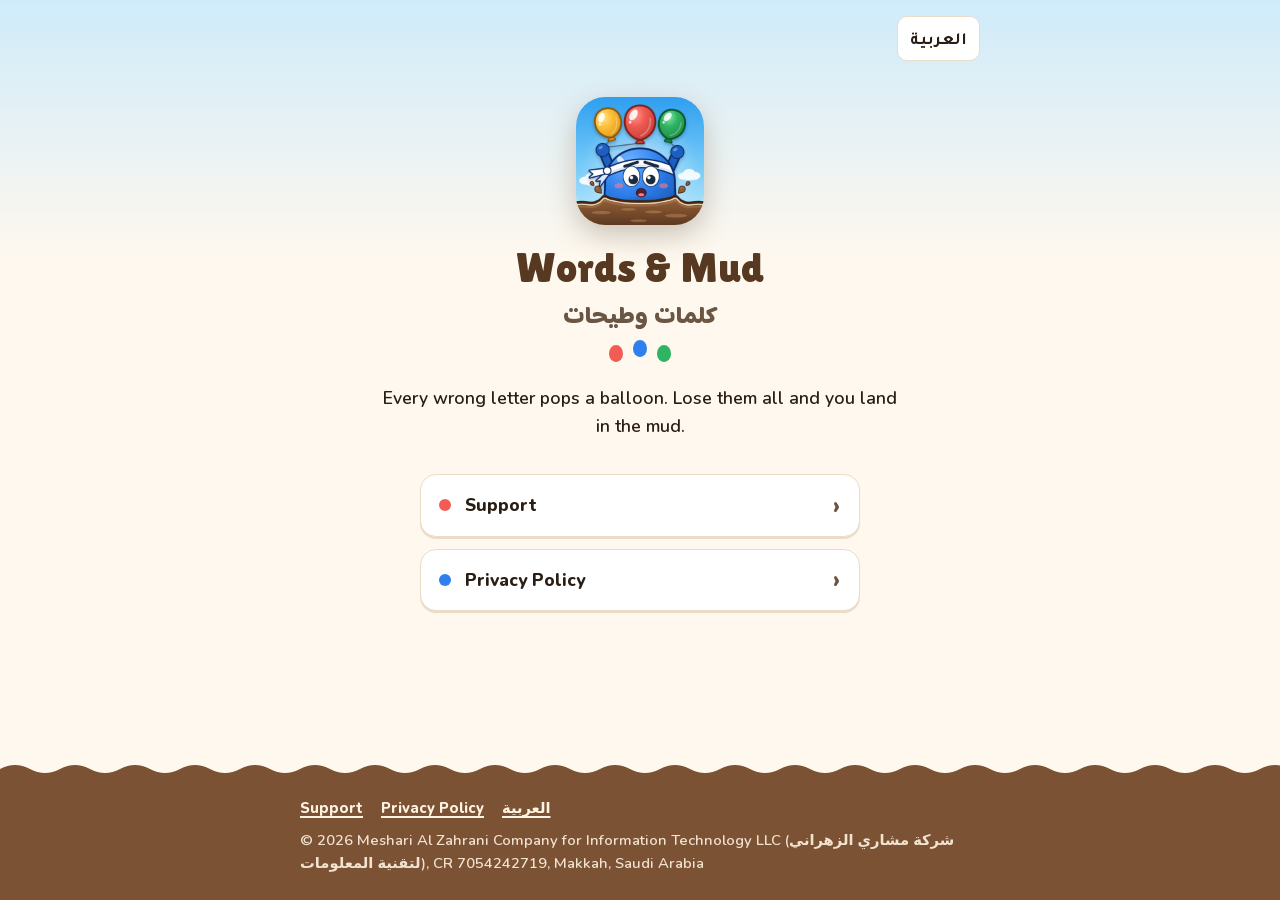
<file: index.html>
<!doctype html>
<html lang="en" dir="ltr">
<head>
<meta charset="utf-8">
<meta name="viewport" content="width=device-width, initial-scale=1, viewport-fit=cover">
<title>Words &amp; Mud: Word Duel</title>
<meta name="description" content="Words &amp; Mud is a word duel for iPhone. Every wrong letter pops a balloon. Lose them all and you land in the mud.">
<meta name="color-scheme" content="light dark">
<meta name="theme-color" content="#CFEBFA" media="(prefers-color-scheme: light)">
<meta name="theme-color" content="#1E2A4A" media="(prefers-color-scheme: dark)">
<meta name="referrer" content="strict-origin-when-cross-origin">
<link rel="canonical" href="https://meshou-dev.github.io/wordsandmud/">
<link rel="alternate" hreflang="en" href="https://meshou-dev.github.io/wordsandmud/">
<link rel="alternate" hreflang="ar" href="https://meshou-dev.github.io/wordsandmud/ar/">
<link rel="alternate" hreflang="x-default" href="https://meshou-dev.github.io/wordsandmud/">
<link rel="icon" type="image/png" href="assets/favicon-64.png">
<link rel="apple-touch-icon" href="assets/apple-touch-icon.png">
<meta property="og:type" content="website">
<meta property="og:title" content="Words &amp; Mud: Word Duel">
<meta property="og:description" content="Every wrong letter pops a balloon. Lose them all and you land in the mud.">
<meta property="og:image" content="https://meshou-dev.github.io/wordsandmud/assets/icon-384.png">
<meta property="og:url" content="https://meshou-dev.github.io/wordsandmud/">
<link rel="stylesheet" href="assets/style.css">
</head>
<body>
<header class="wrap top">
  <span></span>
  <a class="lang" href="ar/" hreflang="ar" lang="ar">العربية</a>
</header>
<main class="wrap">
  <section class="hero">
    <img class="icon" src="assets/icon-384.png" width="128" height="128" alt="Words &amp; Mud app icon">
    <h1>Words &amp; Mud</h1>
    <p class="ar-name" lang="ar" dir="rtl">كلمات وطيحات</p>
    <div class="balloons" aria-hidden="true"><i></i><i></i><i></i></div>
    <p class="line">Every wrong letter pops a balloon. Lose them all and you land in the mud.</p>
  </section>
  <ul class="links">
    <li><a href="support/"><span class="dot red"></span>Support</a></li>
    <li><a href="privacy/"><span class="dot blue"></span>Privacy Policy</a></li>
  </ul>
</main>
<footer>
  <div class="wrap">
    <nav aria-label="Site"><a href="support/">Support</a><a href="privacy/">Privacy Policy</a><a href="ar/" hreflang="ar" lang="ar">العربية</a></nav>
    <p>© 2026 Meshari Al Zahrani Company for Information Technology LLC (<span lang="ar" dir="rtl">شركة مشاري الزهراني لتقنية المعلومات</span>), CR 7054242719, Makkah, Saudi Arabia</p>
  </div>
</footer>
</body>
</html>
</file>
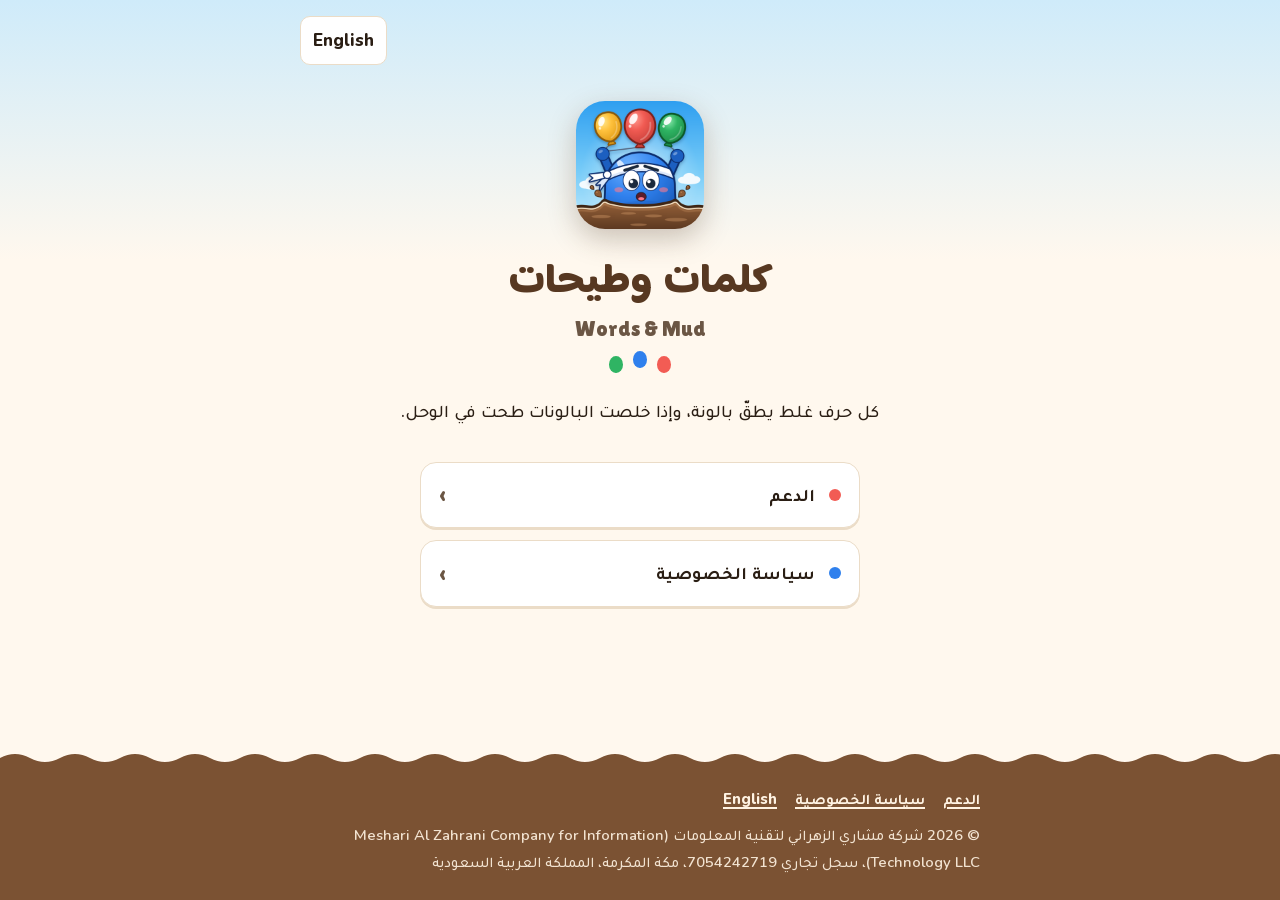
<file: ar/index.html>
<!doctype html>
<html lang="ar" dir="rtl">
<head>
<meta charset="utf-8">
<meta name="viewport" content="width=device-width, initial-scale=1, viewport-fit=cover">
<title>كلمات وطيحات: تخمين الكلمة</title>
<meta name="description" content="كلمات وطيحات لعبة تحدي كلمات على الآيفون. كل حرف غلط يطقّ بالونة، وإذا خلصت البالونات طحت في الوحل.">
<meta name="color-scheme" content="light dark">
<meta name="theme-color" content="#CFEBFA" media="(prefers-color-scheme: light)">
<meta name="theme-color" content="#1E2A4A" media="(prefers-color-scheme: dark)">
<meta name="referrer" content="strict-origin-when-cross-origin">
<link rel="canonical" href="https://meshou-dev.github.io/wordsandmud/ar/">
<link rel="alternate" hreflang="en" href="https://meshou-dev.github.io/wordsandmud/">
<link rel="alternate" hreflang="ar" href="https://meshou-dev.github.io/wordsandmud/ar/">
<link rel="alternate" hreflang="x-default" href="https://meshou-dev.github.io/wordsandmud/">
<link rel="icon" type="image/png" href="../assets/favicon-64.png">
<link rel="apple-touch-icon" href="../assets/apple-touch-icon.png">
<meta property="og:type" content="website">
<meta property="og:locale" content="ar_SA">
<meta property="og:title" content="كلمات وطيحات: تخمين الكلمة">
<meta property="og:description" content="كل حرف غلط يطقّ بالونة، وإذا خلصت البالونات طحت في الوحل.">
<meta property="og:image" content="https://meshou-dev.github.io/wordsandmud/assets/icon-384.png">
<meta property="og:url" content="https://meshou-dev.github.io/wordsandmud/ar/">
<link rel="stylesheet" href="../assets/style.css">
</head>
<body>
<header class="wrap top">
  <span></span>
  <a class="lang" href="../" hreflang="en" lang="en">English</a>
</header>
<main class="wrap">
  <section class="hero">
    <img class="icon" src="../assets/icon-384.png" width="128" height="128" alt="أيقونة كلمات وطيحات">
    <h1>كلمات وطيحات</h1>
    <p class="en-name" lang="en" dir="ltr">Words &amp; Mud</p>
    <div class="balloons" aria-hidden="true"><i></i><i></i><i></i></div>
    <p class="line">كل حرف غلط يطقّ بالونة، وإذا خلصت البالونات طحت في الوحل.</p>
  </section>
  <ul class="links">
    <li><a href="support/"><span class="dot red"></span>الدعم</a></li>
    <li><a href="privacy/"><span class="dot blue"></span>سياسة الخصوصية</a></li>
  </ul>
</main>
<footer>
  <div class="wrap">
    <nav aria-label="روابط الموقع"><a href="support/">الدعم</a><a href="privacy/">سياسة الخصوصية</a><a href="../" hreflang="en" lang="en">English</a></nav>
    <p>© 2026 شركة مشاري الزهراني لتقنية المعلومات (<span lang="en" dir="ltr">Meshari Al Zahrani Company for Information Technology LLC</span>)، سجل تجاري 7054242719، مكة المكرمة، المملكة العربية السعودية</p>
  </div>
</footer>
</body>
</html>
</file>
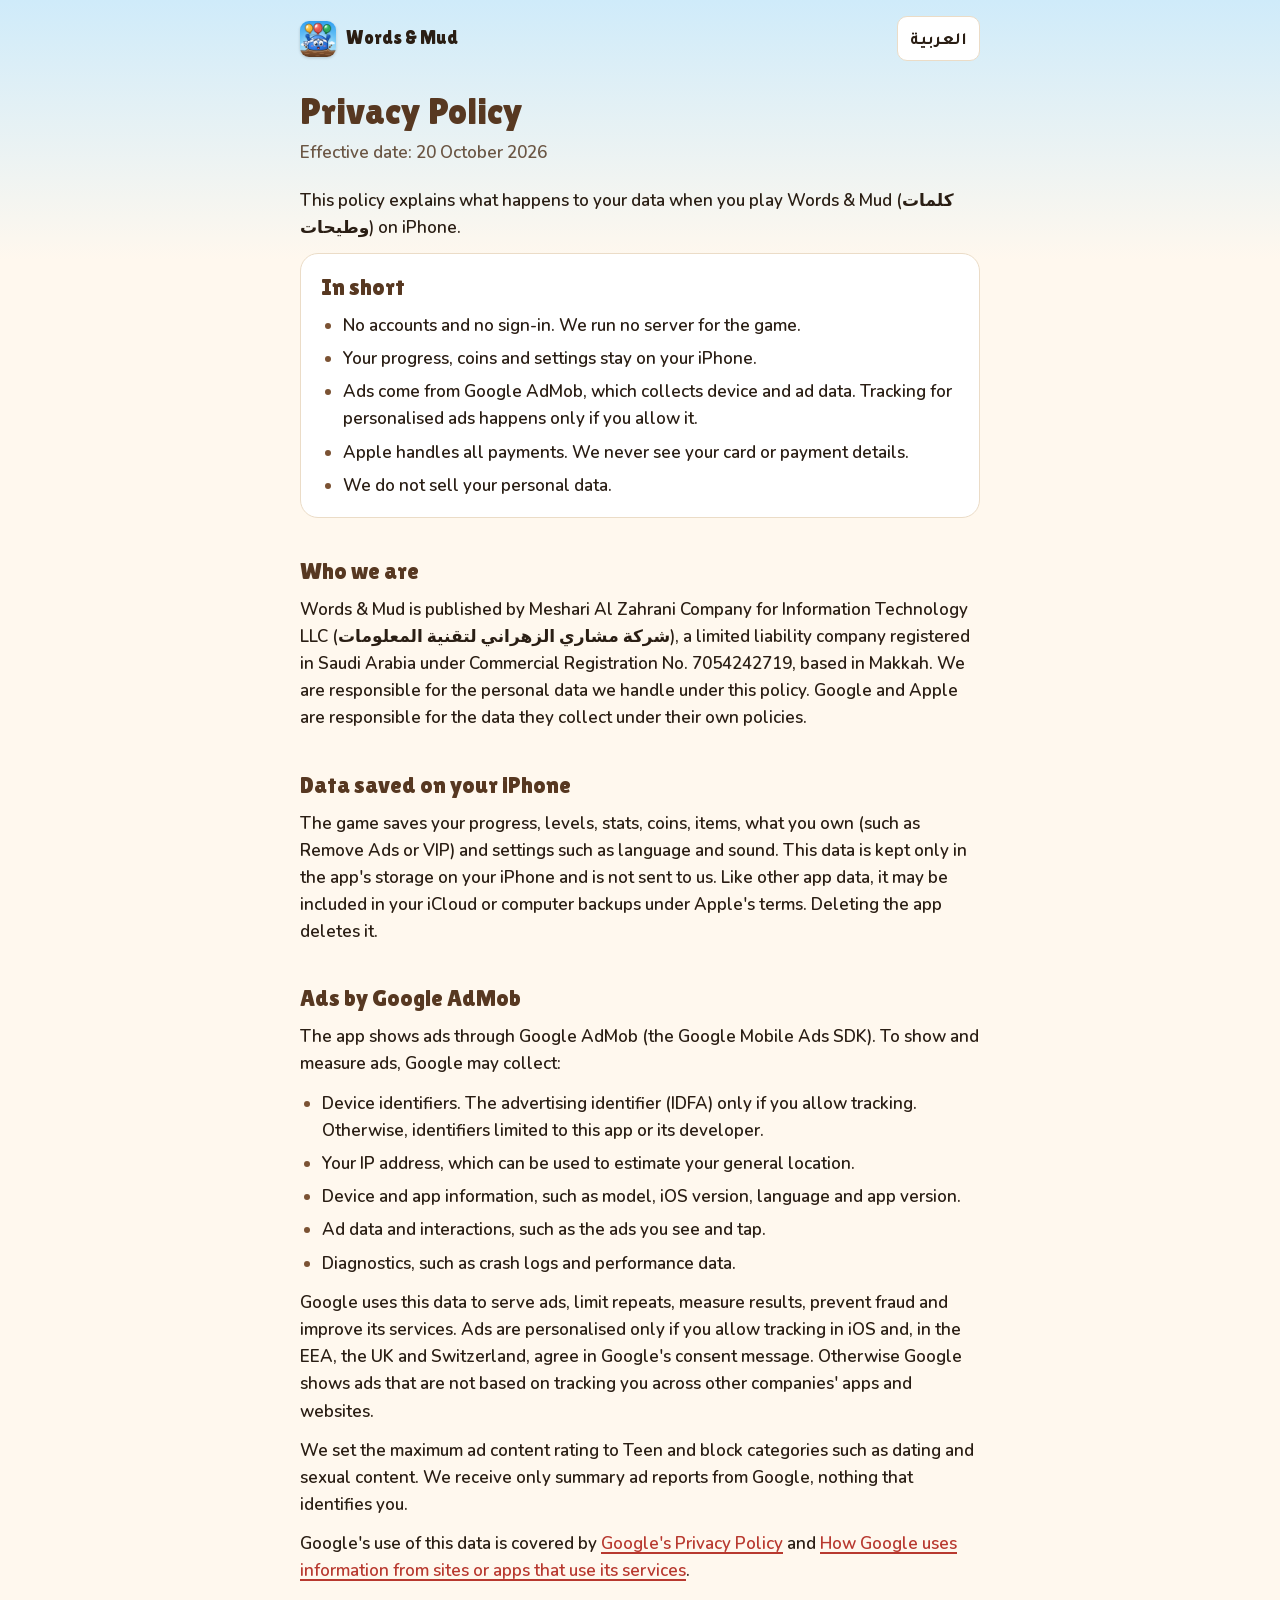
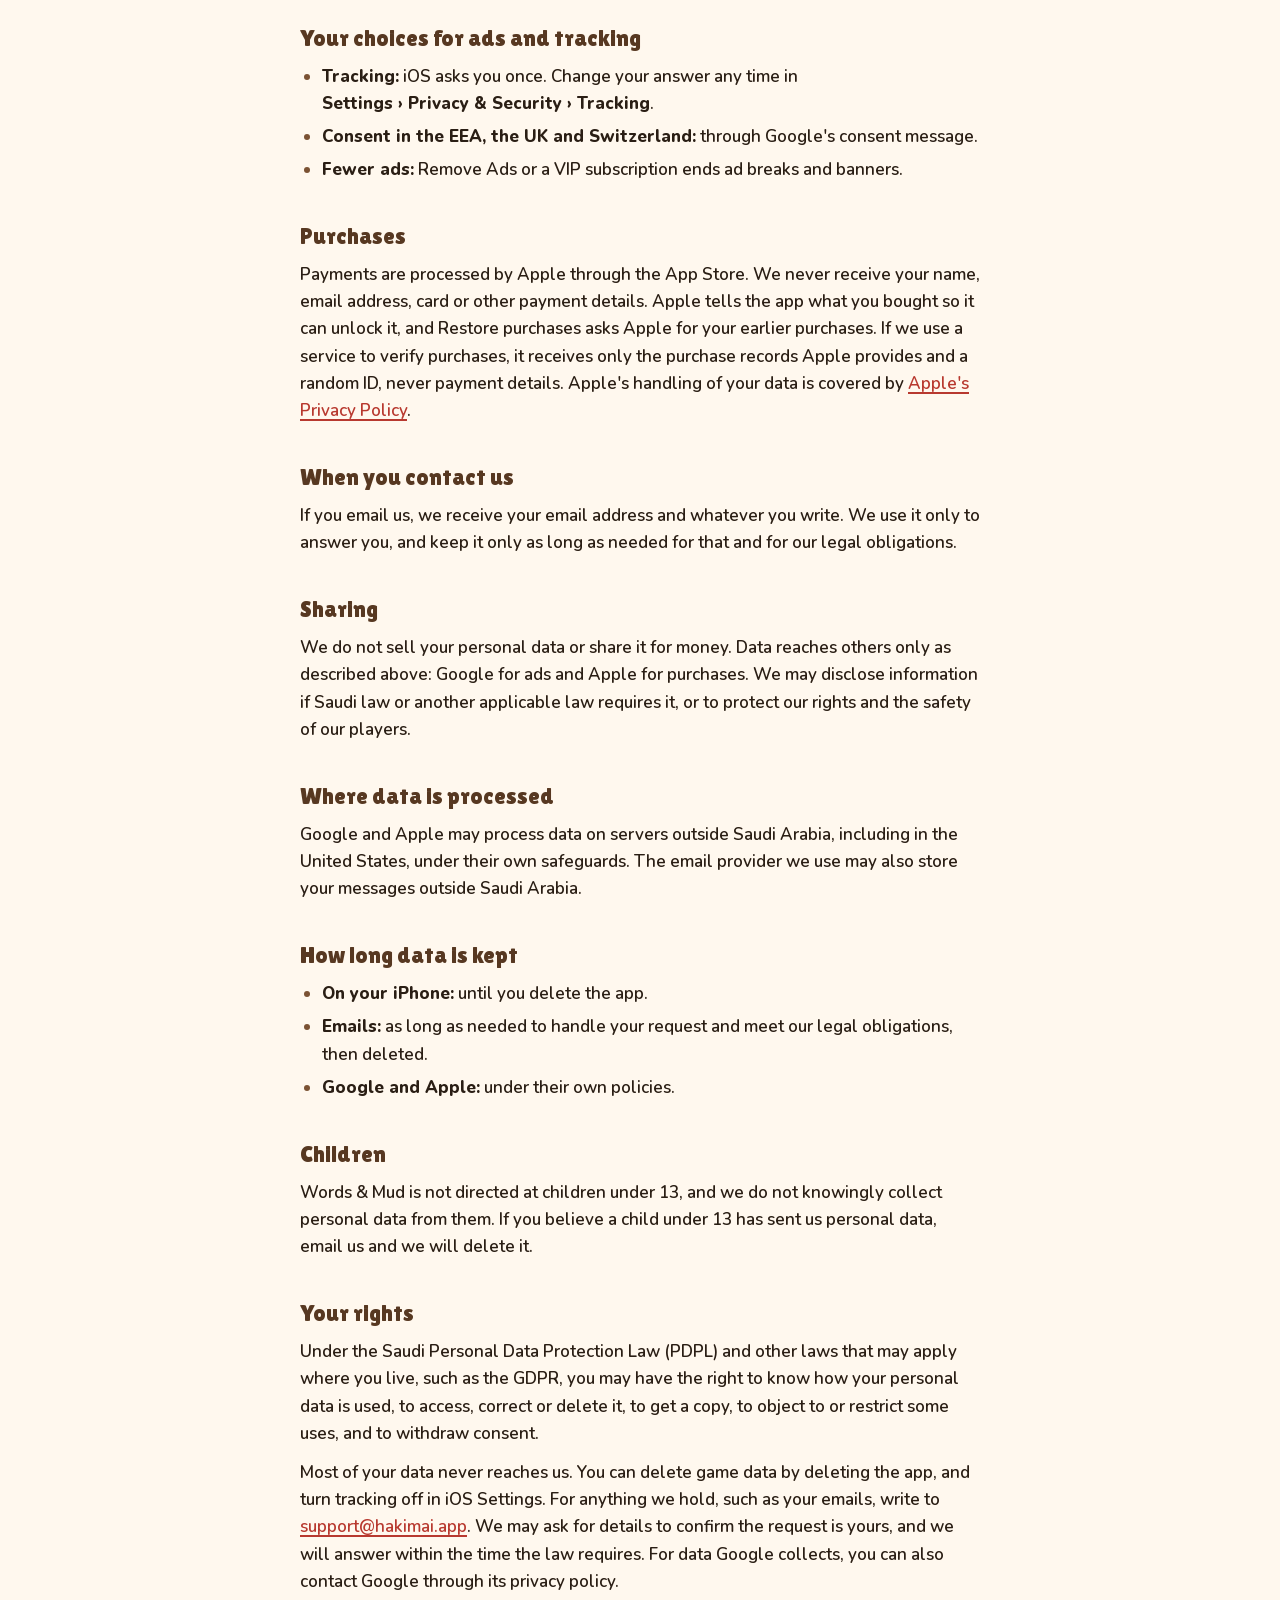
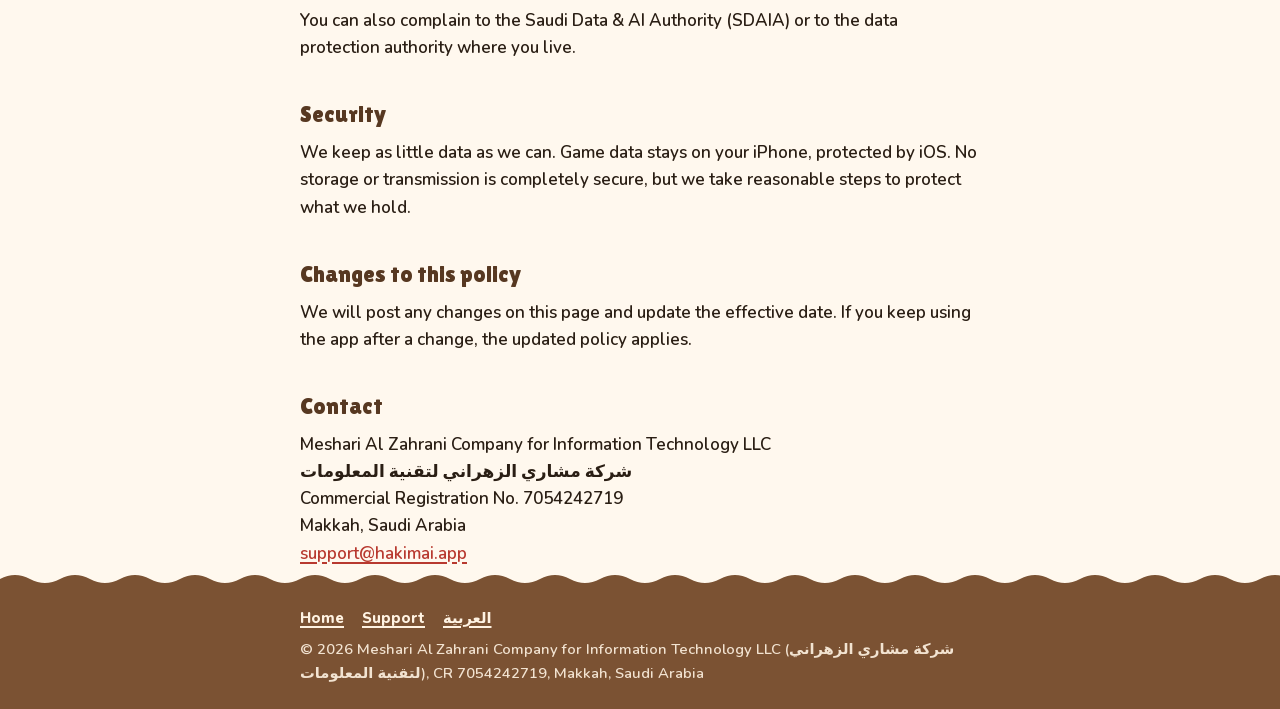
<file: privacy/index.html>
<!doctype html>
<html lang="en" dir="ltr">
<head>
<meta charset="utf-8">
<meta name="viewport" content="width=device-width, initial-scale=1, viewport-fit=cover">
<title>Privacy Policy · Words &amp; Mud</title>
<meta name="description" content="How Words &amp; Mud handles your data: game data stays on your iPhone, ads by Google AdMob, payments by Apple.">
<meta name="color-scheme" content="light dark">
<meta name="theme-color" content="#CFEBFA" media="(prefers-color-scheme: light)">
<meta name="theme-color" content="#1E2A4A" media="(prefers-color-scheme: dark)">
<meta name="referrer" content="strict-origin-when-cross-origin">
<link rel="canonical" href="https://meshou-dev.github.io/wordsandmud/privacy/">
<link rel="alternate" hreflang="en" href="https://meshou-dev.github.io/wordsandmud/privacy/">
<link rel="alternate" hreflang="ar" href="https://meshou-dev.github.io/wordsandmud/ar/privacy/">
<link rel="alternate" hreflang="x-default" href="https://meshou-dev.github.io/wordsandmud/privacy/">
<link rel="icon" type="image/png" href="../assets/favicon-64.png">
<link rel="apple-touch-icon" href="../assets/apple-touch-icon.png">
<link rel="stylesheet" href="../assets/style.css">
</head>
<body>
<header class="wrap top">
  <a class="brand" href="../"><img src="../assets/apple-touch-icon.png" width="36" height="36" alt="">Words &amp; Mud</a>
  <a class="lang" href="../ar/privacy/" hreflang="ar" lang="ar">العربية</a>
</header>
<main class="wrap">
  <h1>Privacy Policy</h1>
  <p class="meta">Effective date: 20 October 2026</p>
  <p>This policy explains what happens to your data when you play Words &amp; Mud (<span lang="ar" dir="rtl">كلمات وطيحات</span>) on iPhone.</p>

  <section class="summary">
    <h2>In short</h2>
    <ul>
      <li>No accounts and no sign-in. We run no server for the game.</li>
      <li>Your progress, coins and settings stay on your iPhone.</li>
      <li>Ads come from Google AdMob, which collects device and ad data. Tracking for personalised ads happens only if you allow it.</li>
      <li>Apple handles all payments. We never see your card or payment details.</li>
      <li>We do not sell your personal data.</li>
    </ul>
  </section>

  <h2>Who we are</h2>
  <p>Words &amp; Mud is published by Meshari Al Zahrani Company for Information Technology LLC (<span lang="ar" dir="rtl">شركة مشاري الزهراني لتقنية المعلومات</span>), a limited liability company registered in Saudi Arabia under Commercial Registration No. 7054242719, based in Makkah. We are responsible for the personal data we handle under this policy. Google and Apple are responsible for the data they collect under their own policies.</p>

  <h2>Data saved on your iPhone</h2>
  <p>The game saves your progress, levels, stats, coins, items, what you own (such as Remove Ads or VIP) and settings such as language and sound. This data is kept only in the app's storage on your iPhone and is not sent to us. Like other app data, it may be included in your iCloud or computer backups under Apple's terms. Deleting the app deletes it.</p>

  <h2>Ads by Google AdMob</h2>
  <p>The app shows ads through Google AdMob (the Google Mobile Ads SDK). To show and measure ads, Google may collect:</p>
  <ul>
    <li>Device identifiers. The advertising identifier (IDFA) only if you allow tracking. Otherwise, identifiers limited to this app or its developer.</li>
    <li>Your IP address, which can be used to estimate your general location.</li>
    <li>Device and app information, such as model, iOS version, language and app version.</li>
    <li>Ad data and interactions, such as the ads you see and tap.</li>
    <li>Diagnostics, such as crash logs and performance data.</li>
  </ul>
  <p>Google uses this data to serve ads, limit repeats, measure results, prevent fraud and improve its services. Ads are personalised only if you allow tracking in iOS and, in the EEA, the UK and Switzerland, agree in Google's consent message. Otherwise Google shows ads that are not based on tracking you across other companies' apps and websites.</p>
  <p>We set the maximum ad content rating to Teen and block categories such as dating and sexual content. We receive only summary ad reports from Google, nothing that identifies you.</p>
  <p>Google's use of this data is covered by <a href="https://policies.google.com/privacy">Google's Privacy Policy</a> and <a href="https://policies.google.com/technologies/partner-sites">How Google uses information from sites or apps that use its services</a>.</p>

  <h2>Your choices for ads and tracking</h2>
  <ul>
    <li><b>Tracking:</b> iOS asks you once. Change your answer any time in <span class="path">Settings › Privacy &amp; Security › Tracking</span>.</li>
    <li><b>Consent in the EEA, the UK and Switzerland:</b> through Google's consent message.</li>
    <li><b>Fewer ads:</b> Remove Ads or a VIP subscription ends ad breaks and banners.</li>
  </ul>

  <h2>Purchases</h2>
  <p>Payments are processed by Apple through the App Store. We never receive your name, email address, card or other payment details. Apple tells the app what you bought so it can unlock it, and Restore purchases asks Apple for your earlier purchases. If we use a service to verify purchases, it receives only the purchase records Apple provides and a random ID, never payment details. Apple's handling of your data is covered by <a href="https://www.apple.com/legal/privacy/">Apple's Privacy Policy</a>.</p>

  <h2>When you contact us</h2>
  <p>If you email us, we receive your email address and whatever you write. We use it only to answer you, and keep it only as long as needed for that and for our legal obligations.</p>

  <h2>Sharing</h2>
  <p>We do not sell your personal data or share it for money. Data reaches others only as described above: Google for ads and Apple for purchases. We may disclose information if Saudi law or another applicable law requires it, or to protect our rights and the safety of our players.</p>

  <h2>Where data is processed</h2>
  <p>Google and Apple may process data on servers outside Saudi Arabia, including in the United States, under their own safeguards. The email provider we use may also store your messages outside Saudi Arabia.</p>

  <h2>How long data is kept</h2>
  <ul>
    <li><b>On your iPhone:</b> until you delete the app.</li>
    <li><b>Emails:</b> as long as needed to handle your request and meet our legal obligations, then deleted.</li>
    <li><b>Google and Apple:</b> under their own policies.</li>
  </ul>

  <h2>Children</h2>
  <p>Words &amp; Mud is not directed at children under 13, and we do not knowingly collect personal data from them. If you believe a child under 13 has sent us personal data, email us and we will delete it.</p>

  <h2>Your rights</h2>
  <p>Under the Saudi Personal Data Protection Law (PDPL) and other laws that may apply where you live, such as the GDPR, you may have the right to know how your personal data is used, to access, correct or delete it, to get a copy, to object to or restrict some uses, and to withdraw consent.</p>
  <p>Most of your data never reaches us. You can delete game data by deleting the app, and turn tracking off in iOS Settings. For anything we hold, such as your emails, write to <a href="mailto:support@hakimai.app">support@hakimai.app</a>. We may ask for details to confirm the request is yours, and we will answer within the time the law requires. For data Google collects, you can also contact Google through its privacy policy.</p>
  <p>You can also complain to the Saudi Data &amp; AI Authority (SDAIA) or to the data protection authority where you live.</p>

  <h2>Security</h2>
  <p>We keep as little data as we can. Game data stays on your iPhone, protected by iOS. No storage or transmission is completely secure, but we take reasonable steps to protect what we hold.</p>

  <h2>Changes to this policy</h2>
  <p>We will post any changes on this page and update the effective date. If you keep using the app after a change, the updated policy applies.</p>

  <h2>Contact</h2>
  <address class="org">
    Meshari Al Zahrani Company for Information Technology LLC<br>
    <span lang="ar" dir="rtl">شركة مشاري الزهراني لتقنية المعلومات</span><br>
    Commercial Registration No. 7054242719<br>
    Makkah, Saudi Arabia<br>
    <a href="mailto:support@hakimai.app?subject=Words%20%26%20Mud%20privacy">support@hakimai.app</a>
  </address>
</main>
<footer>
  <div class="wrap">
    <nav aria-label="Site"><a href="../">Home</a><a href="../support/">Support</a><a href="../ar/privacy/" hreflang="ar" lang="ar">العربية</a></nav>
    <p>© 2026 Meshari Al Zahrani Company for Information Technology LLC (<span lang="ar" dir="rtl">شركة مشاري الزهراني لتقنية المعلومات</span>), CR 7054242719, Makkah, Saudi Arabia</p>
  </div>
</footer>
</body>
</html>
</file>
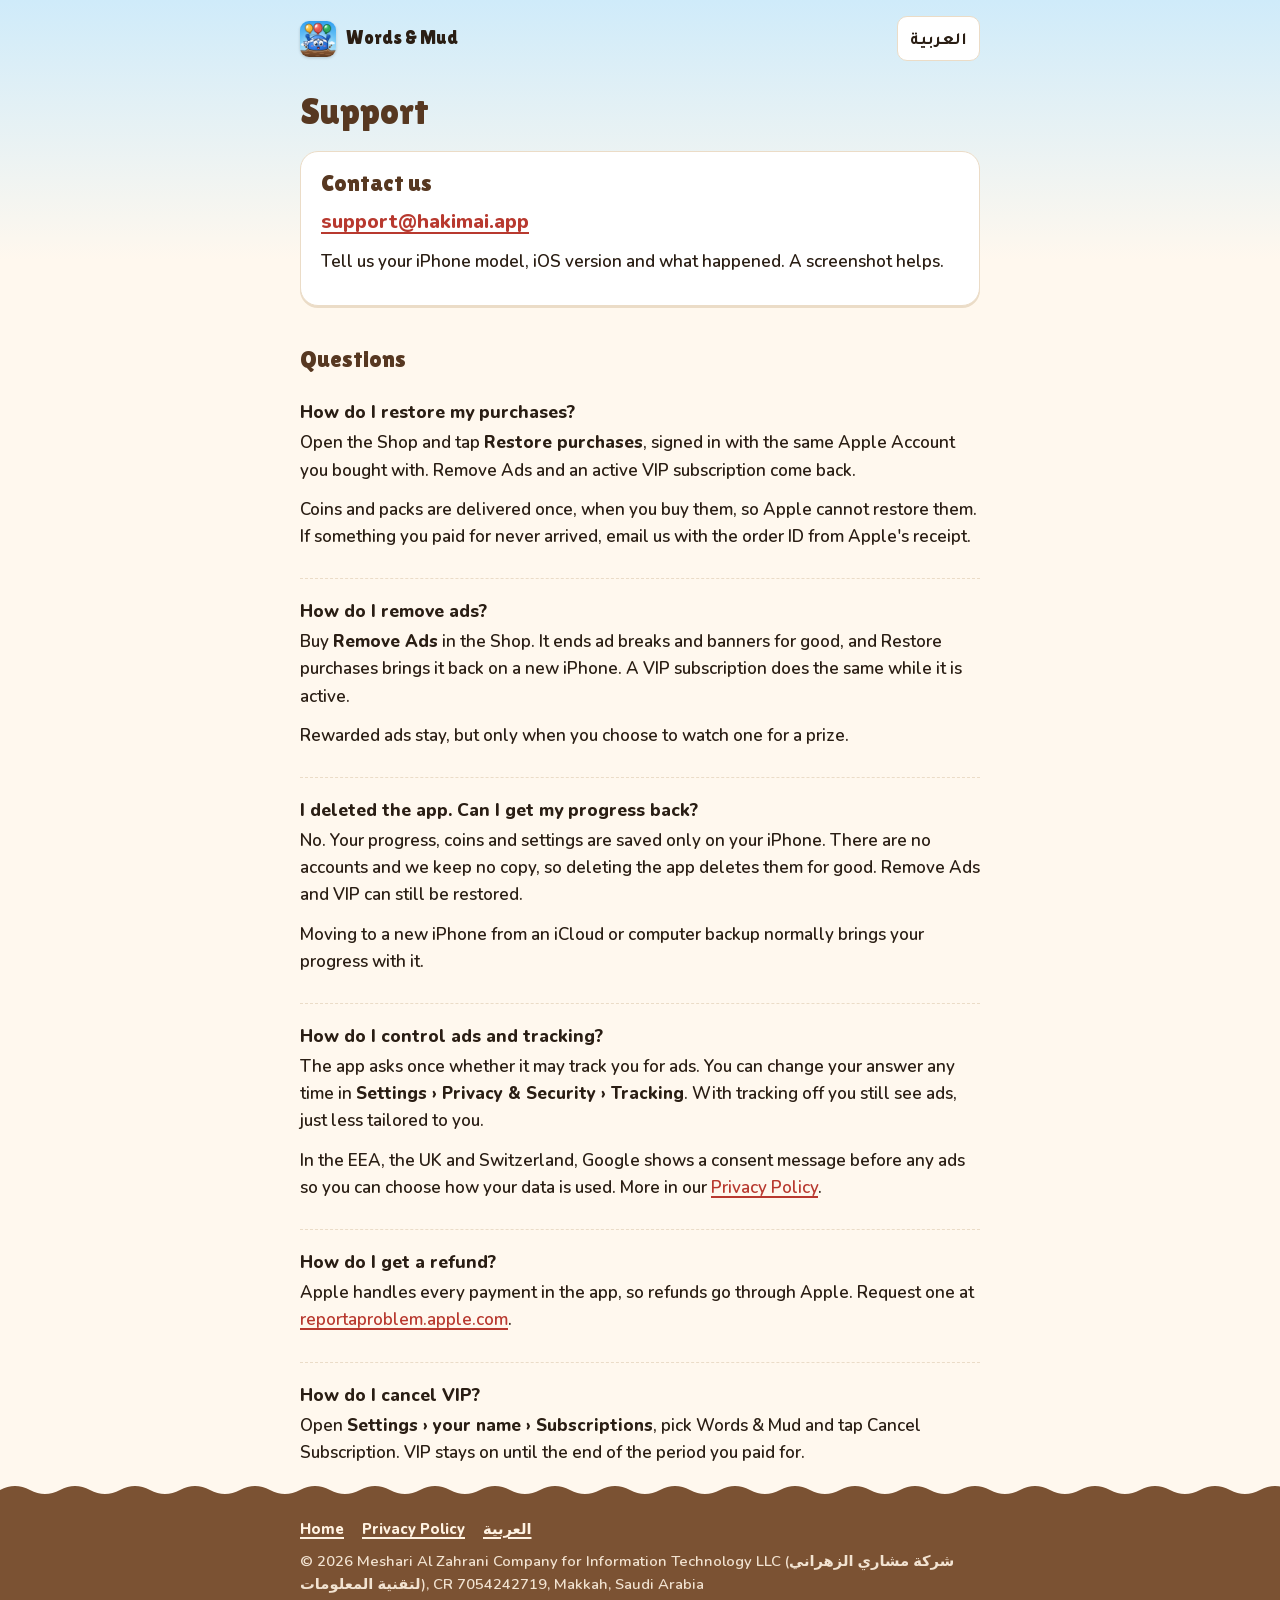
<file: support/index.html>
<!doctype html>
<html lang="en" dir="ltr">
<head>
<meta charset="utf-8">
<meta name="viewport" content="width=device-width, initial-scale=1, viewport-fit=cover">
<title>Support · Words &amp; Mud</title>
<meta name="description" content="Help with Words &amp; Mud: contact, restoring purchases, removing ads, tracking settings and refunds.">
<meta name="color-scheme" content="light dark">
<meta name="theme-color" content="#CFEBFA" media="(prefers-color-scheme: light)">
<meta name="theme-color" content="#1E2A4A" media="(prefers-color-scheme: dark)">
<meta name="referrer" content="strict-origin-when-cross-origin">
<link rel="canonical" href="https://meshou-dev.github.io/wordsandmud/support/">
<link rel="alternate" hreflang="en" href="https://meshou-dev.github.io/wordsandmud/support/">
<link rel="alternate" hreflang="ar" href="https://meshou-dev.github.io/wordsandmud/ar/support/">
<link rel="alternate" hreflang="x-default" href="https://meshou-dev.github.io/wordsandmud/support/">
<link rel="icon" type="image/png" href="../assets/favicon-64.png">
<link rel="apple-touch-icon" href="../assets/apple-touch-icon.png">
<link rel="stylesheet" href="../assets/style.css">
</head>
<body>
<header class="wrap top">
  <a class="brand" href="../"><img src="../assets/apple-touch-icon.png" width="36" height="36" alt="">Words &amp; Mud</a>
  <a class="lang" href="../ar/support/" hreflang="ar" lang="ar">العربية</a>
</header>
<main class="wrap">
  <h1>Support</h1>

  <section class="contact">
    <h2>Contact us</h2>
    <p class="email"><a href="mailto:support@hakimai.app?subject=Words%20%26%20Mud">support@hakimai.app</a></p>
    <p>Tell us your iPhone model, iOS version and what happened. A screenshot helps.</p>
  </section>

  <section class="faq">
    <h2>Questions</h2>

    <h3>How do I restore my purchases?</h3>
    <p>Open the Shop and tap <b>Restore purchases</b>, signed in with the same Apple Account you bought with. Remove Ads and an active VIP subscription come back.</p>
    <p>Coins and packs are delivered once, when you buy them, so Apple cannot restore them. If something you paid for never arrived, email us with the order ID from Apple's receipt.</p>

    <h3>How do I remove ads?</h3>
    <p>Buy <b>Remove Ads</b> in the Shop. It ends ad breaks and banners for good, and Restore purchases brings it back on a new iPhone. A VIP subscription does the same while it is active.</p>
    <p>Rewarded ads stay, but only when you choose to watch one for a prize.</p>

    <h3>I deleted the app. Can I get my progress back?</h3>
    <p>No. Your progress, coins and settings are saved only on your iPhone. There are no accounts and we keep no copy, so deleting the app deletes them for good. Remove Ads and VIP can still be restored.</p>
    <p>Moving to a new iPhone from an iCloud or computer backup normally brings your progress with it.</p>

    <h3>How do I control ads and tracking?</h3>
    <p>The app asks once whether it may track you for ads. You can change your answer any time in <span class="path">Settings › Privacy &amp; Security › Tracking</span>. With tracking off you still see ads, just less tailored to you.</p>
    <p>In the EEA, the UK and Switzerland, Google shows a consent message before any ads so you can choose how your data is used. More in our <a href="../privacy/">Privacy Policy</a>.</p>

    <h3>How do I get a refund?</h3>
    <p>Apple handles every payment in the app, so refunds go through Apple. Request one at <a href="https://reportaproblem.apple.com/">reportaproblem.apple.com</a>.</p>

    <h3>How do I cancel VIP?</h3>
    <p>Open <span class="path">Settings › your name › Subscriptions</span>, pick Words &amp; Mud and tap Cancel Subscription. VIP stays on until the end of the period you paid for.</p>
  </section>
</main>
<footer>
  <div class="wrap">
    <nav aria-label="Site"><a href="../">Home</a><a href="../privacy/">Privacy Policy</a><a href="../ar/support/" hreflang="ar" lang="ar">العربية</a></nav>
    <p>© 2026 Meshari Al Zahrani Company for Information Technology LLC (<span lang="ar" dir="rtl">شركة مشاري الزهراني لتقنية المعلومات</span>), CR 7054242719, Makkah, Saudi Arabia</p>
  </div>
</footer>
</body>
</html>
</file>
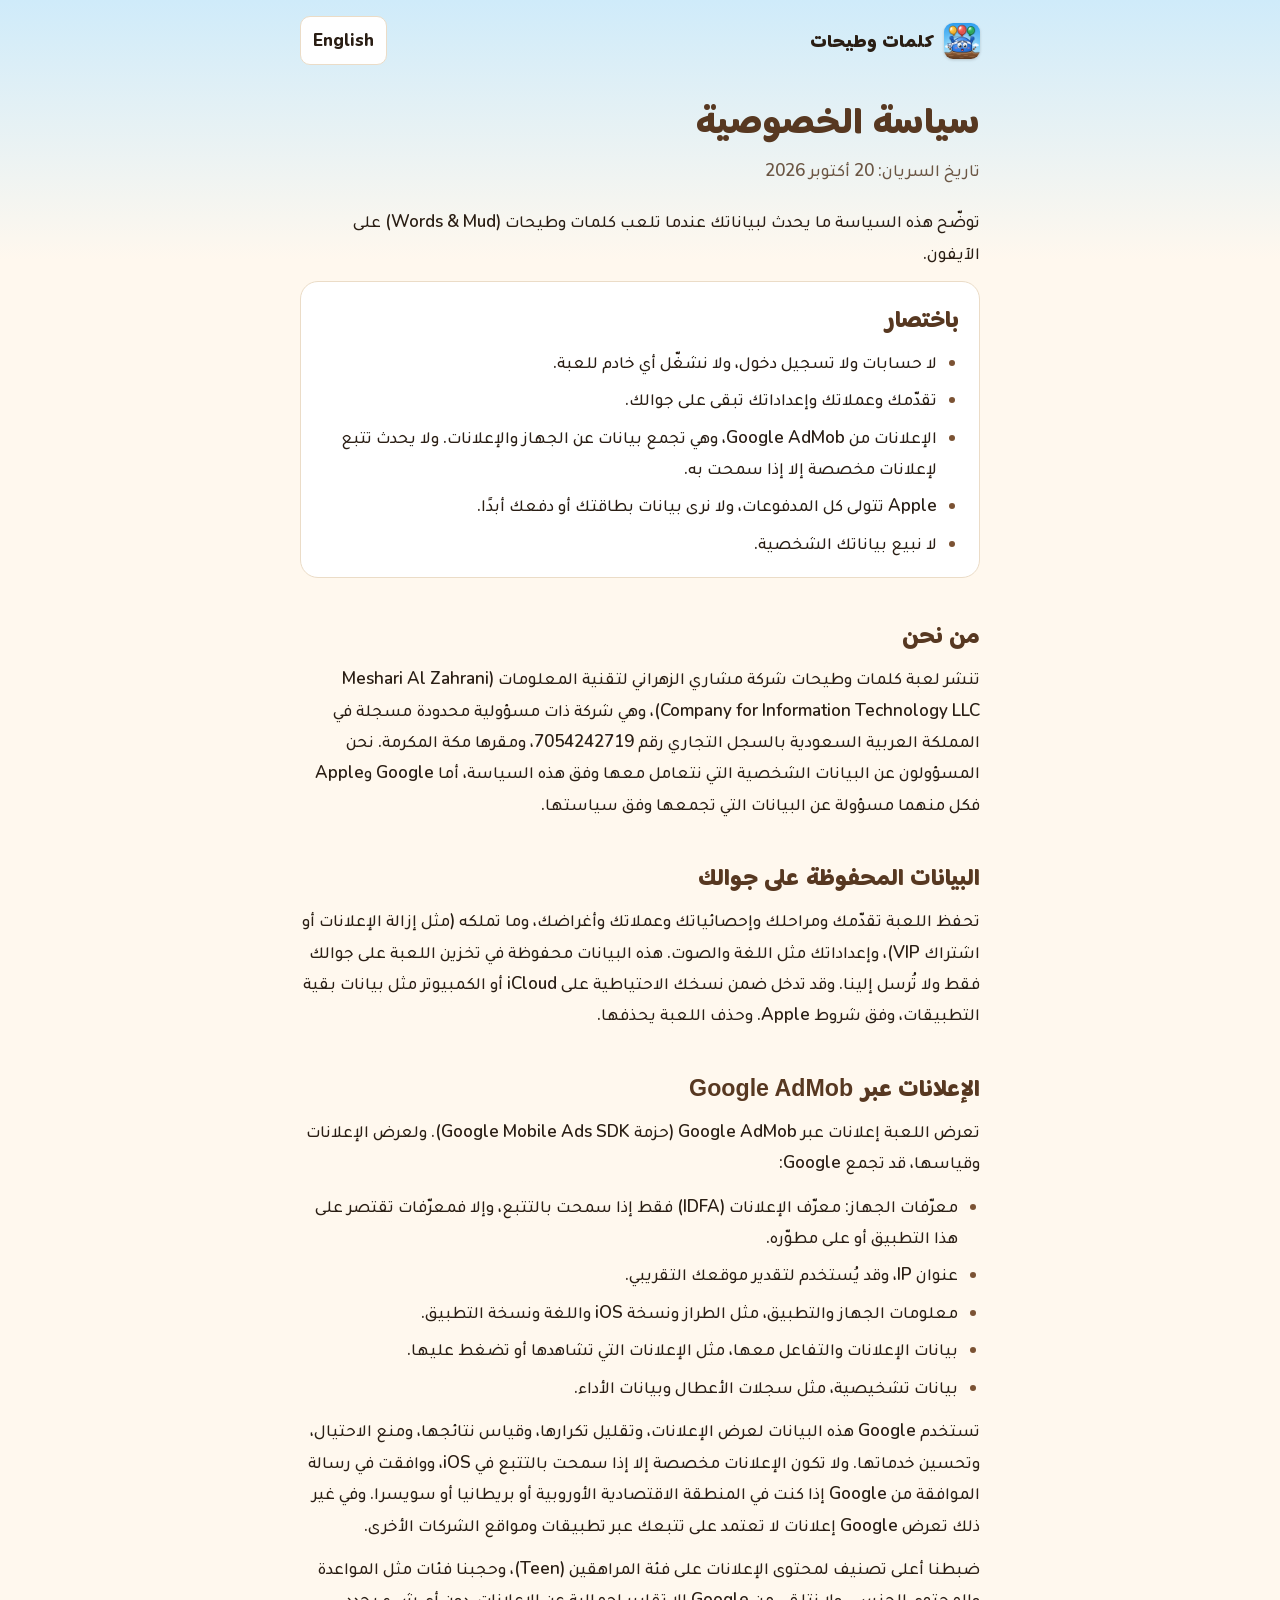
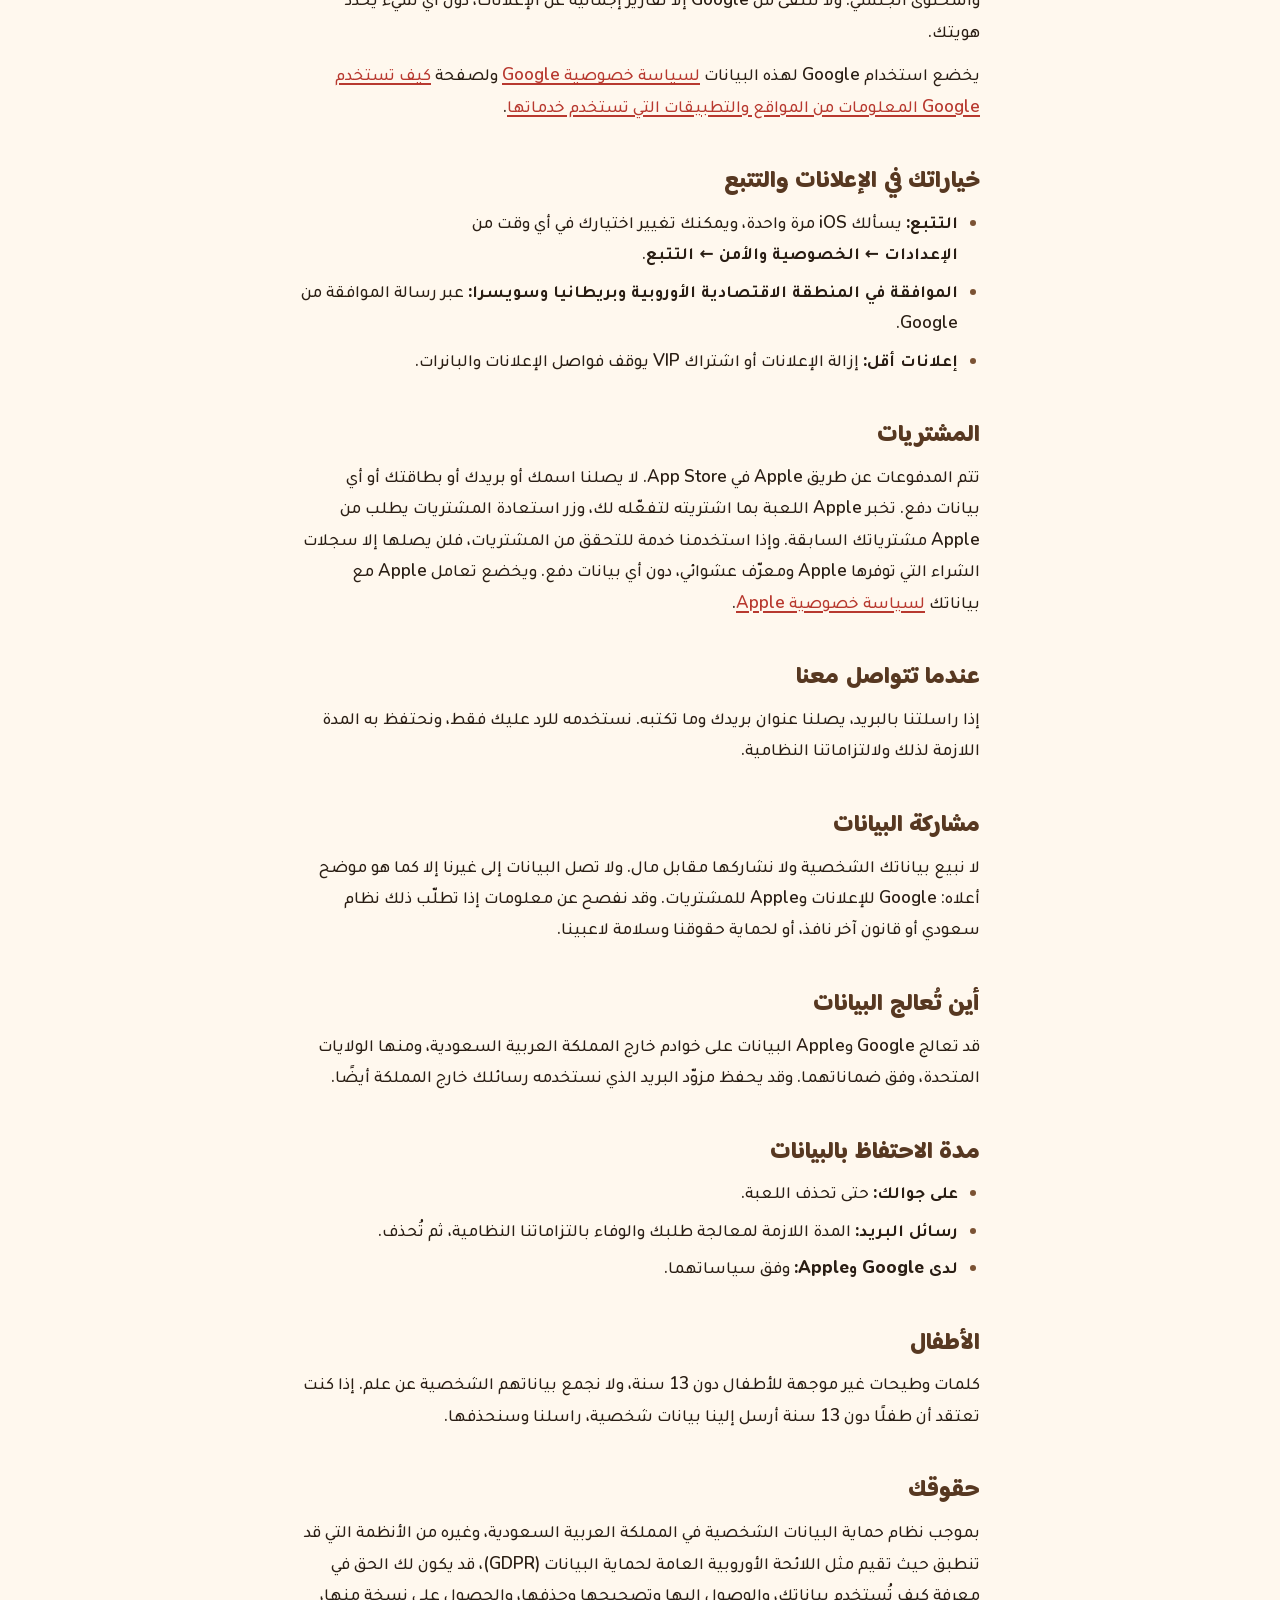
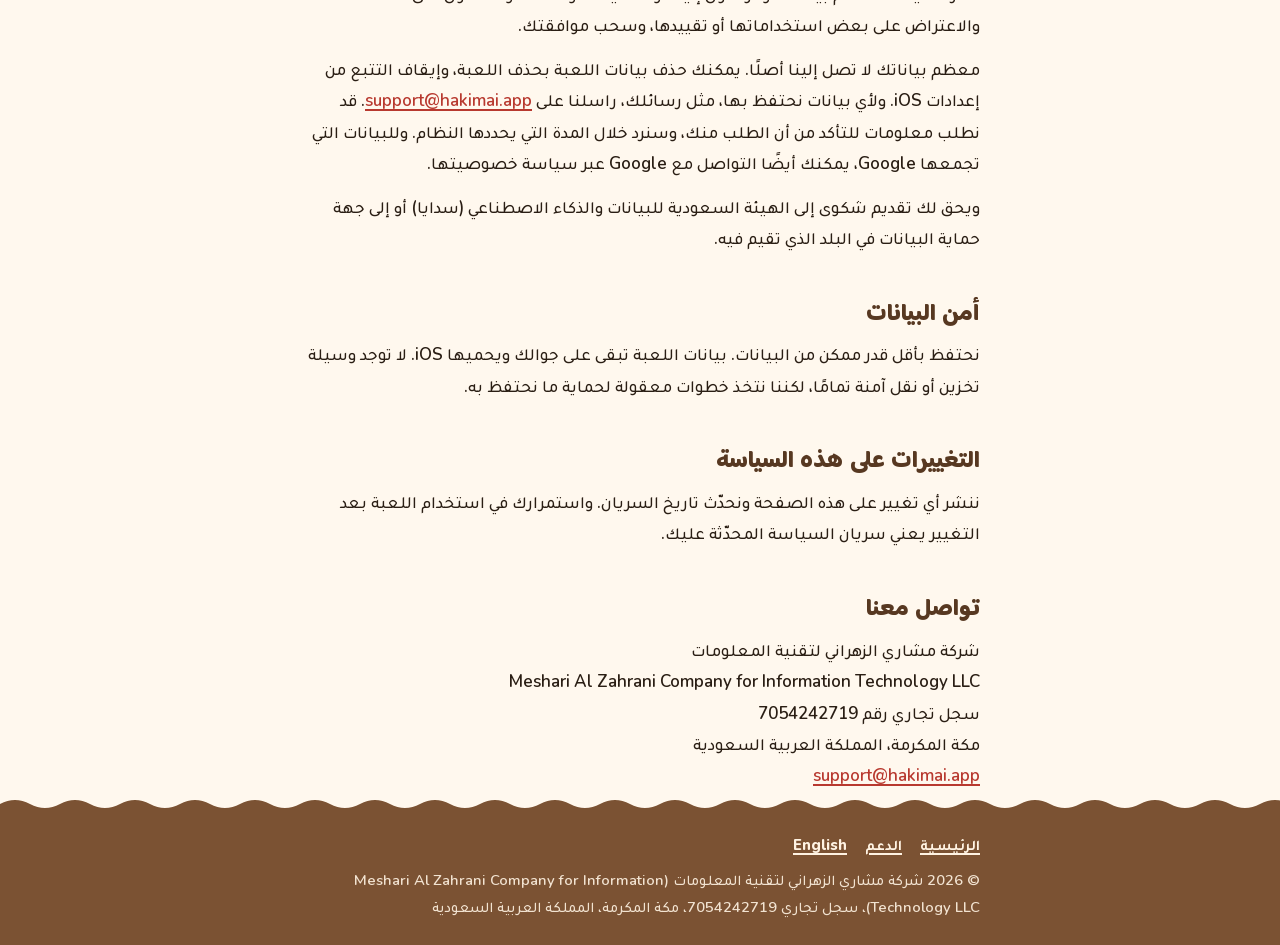
<file: ar/privacy/index.html>
<!doctype html>
<html lang="ar" dir="rtl">
<head>
<meta charset="utf-8">
<meta name="viewport" content="width=device-width, initial-scale=1, viewport-fit=cover">
<title>سياسة الخصوصية · كلمات وطيحات</title>
<meta name="description" content="كيف تتعامل كلمات وطيحات مع بياناتك: بيانات اللعبة تبقى على جوالك، والإعلانات من Google AdMob، والمدفوعات عن طريق Apple.">
<meta name="color-scheme" content="light dark">
<meta name="theme-color" content="#CFEBFA" media="(prefers-color-scheme: light)">
<meta name="theme-color" content="#1E2A4A" media="(prefers-color-scheme: dark)">
<meta name="referrer" content="strict-origin-when-cross-origin">
<link rel="canonical" href="https://meshou-dev.github.io/wordsandmud/ar/privacy/">
<link rel="alternate" hreflang="en" href="https://meshou-dev.github.io/wordsandmud/privacy/">
<link rel="alternate" hreflang="ar" href="https://meshou-dev.github.io/wordsandmud/ar/privacy/">
<link rel="alternate" hreflang="x-default" href="https://meshou-dev.github.io/wordsandmud/privacy/">
<link rel="icon" type="image/png" href="../../assets/favicon-64.png">
<link rel="apple-touch-icon" href="../../assets/apple-touch-icon.png">
<link rel="stylesheet" href="../../assets/style.css">
</head>
<body>
<header class="wrap top">
  <a class="brand" href="../"><img src="../../assets/apple-touch-icon.png" width="36" height="36" alt="">كلمات وطيحات</a>
  <a class="lang" href="../../privacy/" hreflang="en" lang="en">English</a>
</header>
<main class="wrap">
  <h1>سياسة الخصوصية</h1>
  <p class="meta">تاريخ السريان: 20 أكتوبر 2026</p>
  <p>توضّح هذه السياسة ما يحدث لبياناتك عندما تلعب كلمات وطيحات (<span lang="en" dir="ltr">Words &amp; Mud</span>) على الآيفون.</p>

  <section class="summary">
    <h2>باختصار</h2>
    <ul>
      <li>لا حسابات ولا تسجيل دخول، ولا نشغّل أي خادم للعبة.</li>
      <li>تقدّمك وعملاتك وإعداداتك تبقى على جوالك.</li>
      <li>الإعلانات من Google AdMob، وهي تجمع بيانات عن الجهاز والإعلانات. ولا يحدث تتبع لإعلانات مخصصة إلا إذا سمحت به.</li>
      <li>Apple تتولى كل المدفوعات، ولا نرى بيانات بطاقتك أو دفعك أبدًا.</li>
      <li>لا نبيع بياناتك الشخصية.</li>
    </ul>
  </section>

  <h2>من نحن</h2>
  <p>تنشر لعبة كلمات وطيحات شركة مشاري الزهراني لتقنية المعلومات (<span lang="en" dir="ltr">Meshari Al Zahrani Company for Information Technology LLC</span>)، وهي شركة ذات مسؤولية محدودة مسجلة في المملكة العربية السعودية بالسجل التجاري رقم 7054242719، ومقرها مكة المكرمة. نحن المسؤولون عن البيانات الشخصية التي نتعامل معها وفق هذه السياسة، أما Google وApple فكل منهما مسؤولة عن البيانات التي تجمعها وفق سياستها.</p>

  <h2>البيانات المحفوظة على جوالك</h2>
  <p>تحفظ اللعبة تقدّمك ومراحلك وإحصائياتك وعملاتك وأغراضك، وما تملكه (مثل إزالة الإعلانات أو اشتراك VIP)، وإعداداتك مثل اللغة والصوت. هذه البيانات محفوظة في تخزين اللعبة على جوالك فقط ولا تُرسل إلينا. وقد تدخل ضمن نسخك الاحتياطية على iCloud أو الكمبيوتر مثل بيانات بقية التطبيقات، وفق شروط Apple. وحذف اللعبة يحذفها.</p>

  <h2>الإعلانات عبر Google AdMob</h2>
  <p>تعرض اللعبة إعلانات عبر Google AdMob (حزمة <span lang="en" dir="ltr">Google Mobile Ads SDK</span>). ولعرض الإعلانات وقياسها، قد تجمع Google:</p>
  <ul>
    <li>معرّفات الجهاز: معرّف الإعلانات (IDFA) فقط إذا سمحت بالتتبع، وإلا فمعرّفات تقتصر على هذا التطبيق أو على مطوّره.</li>
    <li>عنوان IP، وقد يُستخدم لتقدير موقعك التقريبي.</li>
    <li>معلومات الجهاز والتطبيق، مثل الطراز ونسخة iOS واللغة ونسخة التطبيق.</li>
    <li>بيانات الإعلانات والتفاعل معها، مثل الإعلانات التي تشاهدها أو تضغط عليها.</li>
    <li>بيانات تشخيصية، مثل سجلات الأعطال وبيانات الأداء.</li>
  </ul>
  <p>تستخدم Google هذه البيانات لعرض الإعلانات، وتقليل تكرارها، وقياس نتائجها، ومنع الاحتيال، وتحسين خدماتها. ولا تكون الإعلانات مخصصة إلا إذا سمحت بالتتبع في iOS، ووافقت في رسالة الموافقة من Google إذا كنت في المنطقة الاقتصادية الأوروبية أو بريطانيا أو سويسرا. وفي غير ذلك تعرض Google إعلانات لا تعتمد على تتبعك عبر تطبيقات ومواقع الشركات الأخرى.</p>
  <p>ضبطنا أعلى تصنيف لمحتوى الإعلانات على فئة المراهقين (Teen)، وحجبنا فئات مثل المواعدة والمحتوى الجنسي. ولا نتلقى من Google إلا تقارير إجمالية عن الإعلانات، دون أي شيء يحدد هويتك.</p>
  <p>يخضع استخدام Google لهذه البيانات <a href="https://policies.google.com/privacy?hl=ar">لسياسة خصوصية Google</a> ولصفحة <a href="https://policies.google.com/technologies/partner-sites?hl=ar">كيف تستخدم Google المعلومات من المواقع والتطبيقات التي تستخدم خدماتها</a>.</p>

  <h2>خياراتك في الإعلانات والتتبع</h2>
  <ul>
    <li><b>التتبع:</b> يسألك iOS مرة واحدة، ويمكنك تغيير اختيارك في أي وقت من <span class="path">الإعدادات ← الخصوصية والأمن ← التتبع</span>.</li>
    <li><b>الموافقة في المنطقة الاقتصادية الأوروبية وبريطانيا وسويسرا:</b> عبر رسالة الموافقة من Google.</li>
    <li><b>إعلانات أقل:</b> إزالة الإعلانات أو اشتراك VIP يوقف فواصل الإعلانات والبانرات.</li>
  </ul>

  <h2>المشتريات</h2>
  <p>تتم المدفوعات عن طريق Apple في App Store. لا يصلنا اسمك أو بريدك أو بطاقتك أو أي بيانات دفع. تخبر Apple اللعبة بما اشتريته لتفعّله لك، وزر استعادة المشتريات يطلب من Apple مشترياتك السابقة. وإذا استخدمنا خدمة للتحقق من المشتريات، فلن يصلها إلا سجلات الشراء التي توفرها Apple ومعرّف عشوائي، دون أي بيانات دفع. ويخضع تعامل Apple مع بياناتك <a href="https://www.apple.com/sa-ar/legal/privacy/">لسياسة خصوصية Apple</a>.</p>

  <h2>عندما تتواصل معنا</h2>
  <p>إذا راسلتنا بالبريد، يصلنا عنوان بريدك وما تكتبه. نستخدمه للرد عليك فقط، ونحتفظ به المدة اللازمة لذلك ولالتزاماتنا النظامية.</p>

  <h2>مشاركة البيانات</h2>
  <p>لا نبيع بياناتك الشخصية ولا نشاركها مقابل مال. ولا تصل البيانات إلى غيرنا إلا كما هو موضح أعلاه: Google للإعلانات وApple للمشتريات. وقد نفصح عن معلومات إذا تطلّب ذلك نظام سعودي أو قانون آخر نافذ، أو لحماية حقوقنا وسلامة لاعبينا.</p>

  <h2>أين تُعالج البيانات</h2>
  <p>قد تعالج Google وApple البيانات على خوادم خارج المملكة العربية السعودية، ومنها الولايات المتحدة، وفق ضماناتهما. وقد يحفظ مزوّد البريد الذي نستخدمه رسائلك خارج المملكة أيضًا.</p>

  <h2>مدة الاحتفاظ بالبيانات</h2>
  <ul>
    <li><b>على جوالك:</b> حتى تحذف اللعبة.</li>
    <li><b>رسائل البريد:</b> المدة اللازمة لمعالجة طلبك والوفاء بالتزاماتنا النظامية، ثم تُحذف.</li>
    <li><b>لدى Google وApple:</b> وفق سياساتهما.</li>
  </ul>

  <h2>الأطفال</h2>
  <p>كلمات وطيحات غير موجهة للأطفال دون 13 سنة، ولا نجمع بياناتهم الشخصية عن علم. إذا كنت تعتقد أن طفلًا دون 13 سنة أرسل إلينا بيانات شخصية، راسلنا وسنحذفها.</p>

  <h2>حقوقك</h2>
  <p>بموجب نظام حماية البيانات الشخصية في المملكة العربية السعودية، وغيره من الأنظمة التي قد تنطبق حيث تقيم مثل اللائحة الأوروبية العامة لحماية البيانات (GDPR)، قد يكون لك الحق في معرفة كيف تُستخدم بياناتك، والوصول إليها وتصحيحها وحذفها، والحصول على نسخة منها، والاعتراض على بعض استخداماتها أو تقييدها، وسحب موافقتك.</p>
  <p>معظم بياناتك لا تصل إلينا أصلًا. يمكنك حذف بيانات اللعبة بحذف اللعبة، وإيقاف التتبع من إعدادات iOS. ولأي بيانات نحتفظ بها، مثل رسائلك، راسلنا على <a href="mailto:support@hakimai.app" dir="ltr">support@hakimai.app</a>. قد نطلب معلومات للتأكد من أن الطلب منك، وسنرد خلال المدة التي يحددها النظام. وللبيانات التي تجمعها Google، يمكنك أيضًا التواصل مع Google عبر سياسة خصوصيتها.</p>
  <p>ويحق لك تقديم شكوى إلى الهيئة السعودية للبيانات والذكاء الاصطناعي (سدايا) أو إلى جهة حماية البيانات في البلد الذي تقيم فيه.</p>

  <h2>أمن البيانات</h2>
  <p>نحتفظ بأقل قدر ممكن من البيانات. بيانات اللعبة تبقى على جوالك ويحميها iOS. لا توجد وسيلة تخزين أو نقل آمنة تمامًا، لكننا نتخذ خطوات معقولة لحماية ما نحتفظ به.</p>

  <h2>التغييرات على هذه السياسة</h2>
  <p>ننشر أي تغيير على هذه الصفحة ونحدّث تاريخ السريان. واستمرارك في استخدام اللعبة بعد التغيير يعني سريان السياسة المحدّثة عليك.</p>

  <h2>تواصل معنا</h2>
  <address class="org">
    شركة مشاري الزهراني لتقنية المعلومات<br>
    <span lang="en" dir="ltr">Meshari Al Zahrani Company for Information Technology LLC</span><br>
    سجل تجاري رقم 7054242719<br>
    مكة المكرمة، المملكة العربية السعودية<br>
    <a href="mailto:support@hakimai.app?subject=%D9%83%D9%84%D9%85%D8%A7%D8%AA%20%D9%88%D8%B7%D9%8A%D8%AD%D8%A7%D8%AA" dir="ltr">support@hakimai.app</a>
  </address>
</main>
<footer>
  <div class="wrap">
    <nav aria-label="روابط الموقع"><a href="../">الرئيسية</a><a href="../support/">الدعم</a><a href="../../privacy/" hreflang="en" lang="en">English</a></nav>
    <p>© 2026 شركة مشاري الزهراني لتقنية المعلومات (<span lang="en" dir="ltr">Meshari Al Zahrani Company for Information Technology LLC</span>)، سجل تجاري 7054242719، مكة المكرمة، المملكة العربية السعودية</p>
  </div>
</footer>
</body>
</html>
</file>
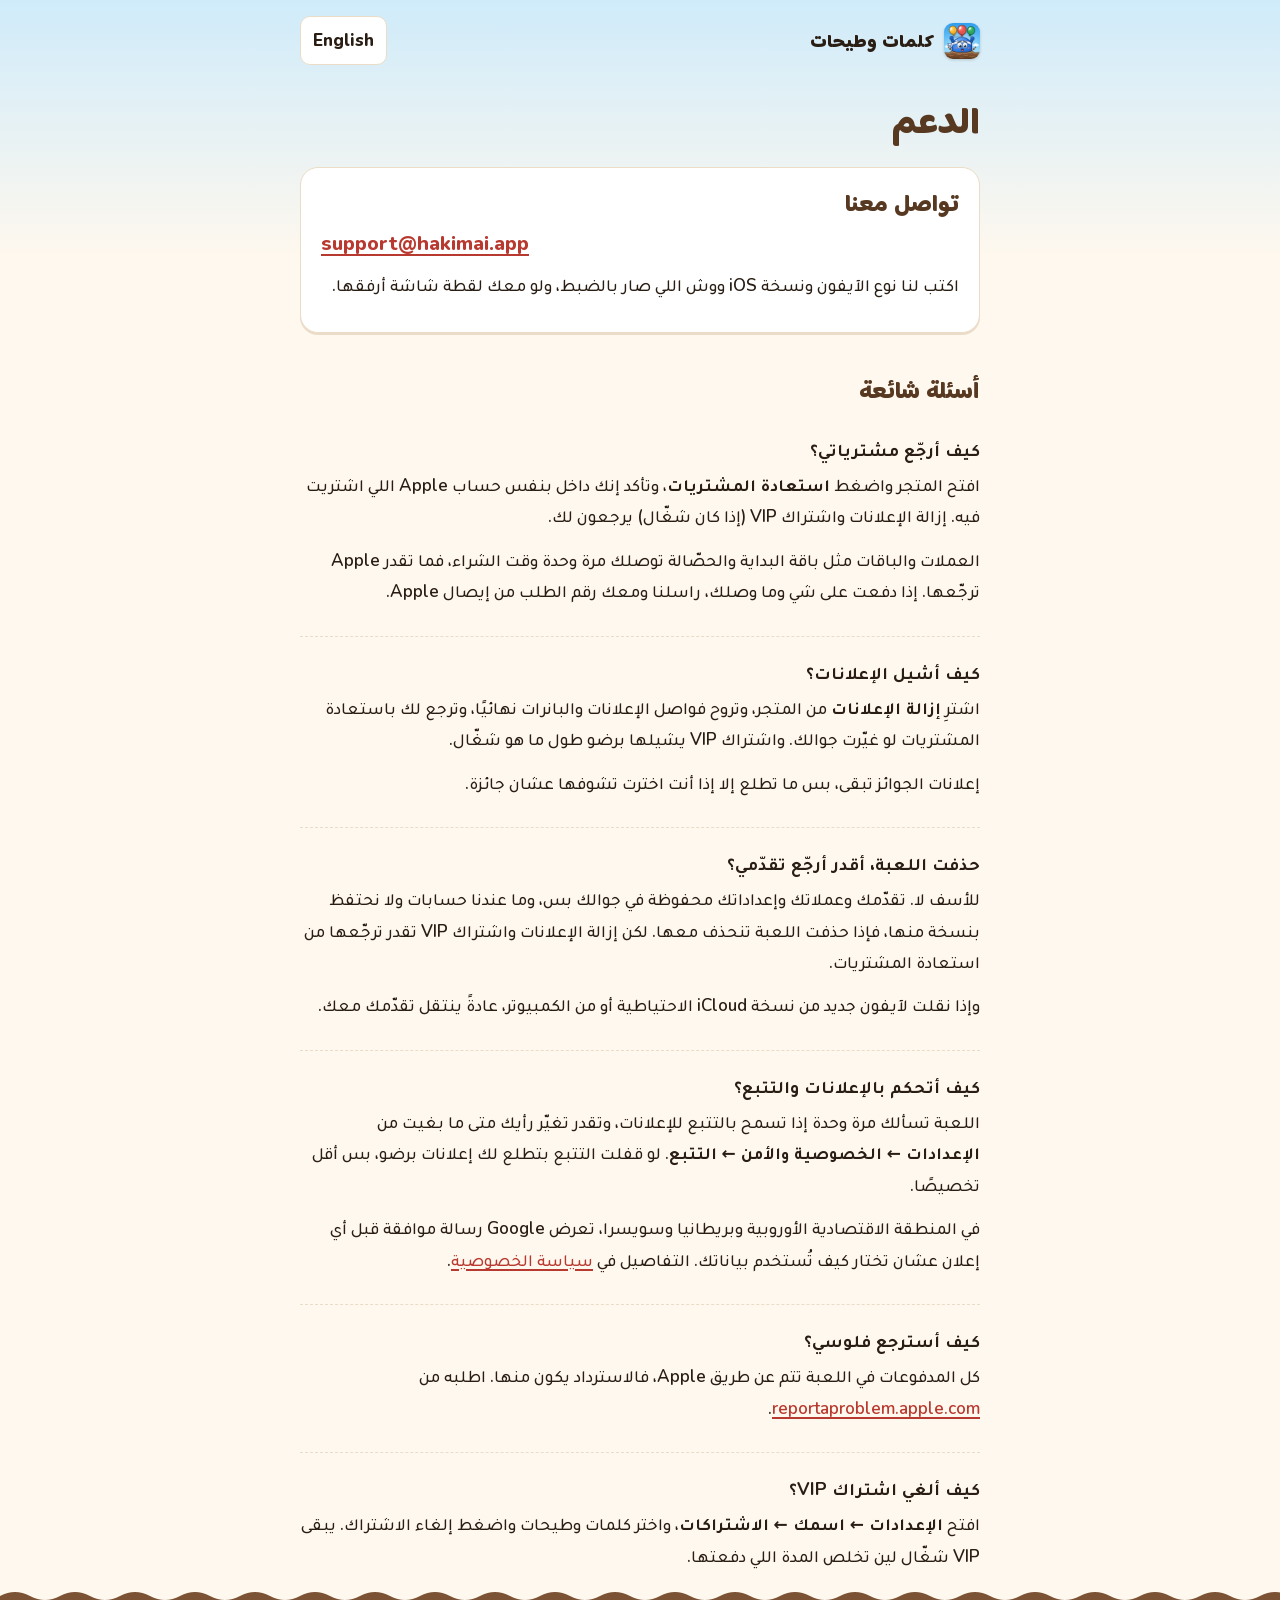
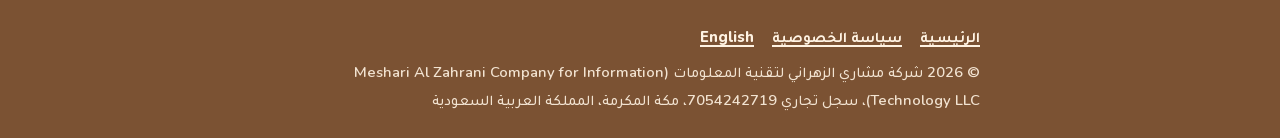
<file: ar/support/index.html>
<!doctype html>
<html lang="ar" dir="rtl">
<head>
<meta charset="utf-8">
<meta name="viewport" content="width=device-width, initial-scale=1, viewport-fit=cover">
<title>الدعم · كلمات وطيحات</title>
<meta name="description" content="مساعدة كلمات وطيحات: التواصل، استعادة المشتريات، إزالة الإعلانات، إعدادات التتبع، واسترداد المبلغ.">
<meta name="color-scheme" content="light dark">
<meta name="theme-color" content="#CFEBFA" media="(prefers-color-scheme: light)">
<meta name="theme-color" content="#1E2A4A" media="(prefers-color-scheme: dark)">
<meta name="referrer" content="strict-origin-when-cross-origin">
<link rel="canonical" href="https://meshou-dev.github.io/wordsandmud/ar/support/">
<link rel="alternate" hreflang="en" href="https://meshou-dev.github.io/wordsandmud/support/">
<link rel="alternate" hreflang="ar" href="https://meshou-dev.github.io/wordsandmud/ar/support/">
<link rel="alternate" hreflang="x-default" href="https://meshou-dev.github.io/wordsandmud/support/">
<link rel="icon" type="image/png" href="../../assets/favicon-64.png">
<link rel="apple-touch-icon" href="../../assets/apple-touch-icon.png">
<link rel="stylesheet" href="../../assets/style.css">
</head>
<body>
<header class="wrap top">
  <a class="brand" href="../"><img src="../../assets/apple-touch-icon.png" width="36" height="36" alt="">كلمات وطيحات</a>
  <a class="lang" href="../../support/" hreflang="en" lang="en">English</a>
</header>
<main class="wrap">
  <h1>الدعم</h1>

  <section class="contact">
    <h2>تواصل معنا</h2>
    <p class="email"><a href="mailto:support@hakimai.app?subject=%D9%83%D9%84%D9%85%D8%A7%D8%AA%20%D9%88%D8%B7%D9%8A%D8%AD%D8%A7%D8%AA">support@hakimai.app</a></p>
    <p>اكتب لنا نوع الآيفون ونسخة iOS ووش اللي صار بالضبط، ولو معك لقطة شاشة أرفقها.</p>
  </section>

  <section class="faq">
    <h2>أسئلة شائعة</h2>

    <h3>كيف أرجّع مشترياتي؟</h3>
    <p>افتح المتجر واضغط <b>استعادة المشتريات</b>، وتأكد إنك داخل بنفس حساب Apple اللي اشتريت فيه. إزالة الإعلانات واشتراك VIP (إذا كان شغّال) يرجعون لك.</p>
    <p>العملات والباقات مثل باقة البداية والحصّالة توصلك مرة وحدة وقت الشراء، فما تقدر Apple ترجّعها. إذا دفعت على شي وما وصلك، راسلنا ومعك رقم الطلب من إيصال Apple.</p>

    <h3>كيف أشيل الإعلانات؟</h3>
    <p>اشترِ <b>إزالة الإعلانات</b> من المتجر، وتروح فواصل الإعلانات والبانرات نهائيًا، وترجع لك باستعادة المشتريات لو غيّرت جوالك. واشتراك VIP يشيلها برضو طول ما هو شغّال.</p>
    <p>إعلانات الجوائز تبقى، بس ما تطلع إلا إذا أنت اخترت تشوفها عشان جائزة.</p>

    <h3>حذفت اللعبة، أقدر أرجّع تقدّمي؟</h3>
    <p>للأسف لا. تقدّمك وعملاتك وإعداداتك محفوظة في جوالك بس، وما عندنا حسابات ولا نحتفظ بنسخة منها، فإذا حذفت اللعبة تنحذف معها. لكن إزالة الإعلانات واشتراك VIP تقدر ترجّعها من استعادة المشتريات.</p>
    <p>وإذا نقلت لآيفون جديد من نسخة iCloud الاحتياطية أو من الكمبيوتر، عادةً ينتقل تقدّمك معك.</p>

    <h3>كيف أتحكم بالإعلانات والتتبع؟</h3>
    <p>اللعبة تسألك مرة وحدة إذا تسمح بالتتبع للإعلانات، وتقدر تغيّر رأيك متى ما بغيت من <span class="path">الإعدادات ← الخصوصية والأمن ← التتبع</span>. لو قفلت التتبع بتطلع لك إعلانات برضو، بس أقل تخصيصًا.</p>
    <p>في المنطقة الاقتصادية الأوروبية وبريطانيا وسويسرا، تعرض Google رسالة موافقة قبل أي إعلان عشان تختار كيف تُستخدم بياناتك. التفاصيل في <a href="../privacy/">سياسة الخصوصية</a>.</p>

    <h3>كيف أسترجع فلوسي؟</h3>
    <p>كل المدفوعات في اللعبة تتم عن طريق Apple، فالاسترداد يكون منها. اطلبه من <a href="https://reportaproblem.apple.com/" dir="ltr">reportaproblem.apple.com</a>.</p>

    <h3>كيف ألغي اشتراك VIP؟</h3>
    <p>افتح <span class="path">الإعدادات ← اسمك ← الاشتراكات</span>، واختر كلمات وطيحات واضغط إلغاء الاشتراك. يبقى VIP شغّال لين تخلص المدة اللي دفعتها.</p>
  </section>
</main>
<footer>
  <div class="wrap">
    <nav aria-label="روابط الموقع"><a href="../">الرئيسية</a><a href="../privacy/">سياسة الخصوصية</a><a href="../../support/" hreflang="en" lang="en">English</a></nav>
    <p>© 2026 شركة مشاري الزهراني لتقنية المعلومات (<span lang="en" dir="ltr">Meshari Al Zahrani Company for Information Technology LLC</span>)، سجل تجاري 7054242719، مكة المكرمة، المملكة العربية السعودية</p>
  </div>
</footer>
</body>
</html>
</file>
<file: assets/style.css>
/* Words & Mud site. One stylesheet for every page, English and Arabic. No scripts, no cookies, fonts served from here. */
@font-face { font-family: "Lilita One"; font-weight: 400; font-display: swap; src: url(fonts/LilitaOne-400-latin.woff2) format("woff2"); }
@font-face { font-family: "Nunito"; font-weight: 600 900; font-display: swap; src: url(fonts/Nunito-600-latin.woff2) format("woff2"); }
@font-face { font-family: "Baloo Bhaijaan 2"; font-weight: 800; font-display: swap; src: url(fonts/BalooBhaijaan2-800-arabic.woff2) format("woff2"); unicode-range: U+0600-06FF, U+0750-077F, U+08A0-08FF, U+200C-200E, U+FB50-FDFF, U+FE70-FEFC; }
@font-face { font-family: "Tajawal"; font-weight: 500; font-display: swap; src: url(fonts/Tajawal-500-arabic.woff2) format("woff2"); unicode-range: U+0600-06FF, U+0750-077F, U+08A0-08FF, U+200C-200E, U+FB50-FDFF, U+FE70-FEFC; }
@font-face { font-family: "Tajawal"; font-weight: 700; font-display: swap; src: url(fonts/Tajawal-700-arabic.woff2) format("woff2"); unicode-range: U+0600-06FF, U+0750-077F, U+08A0-08FF, U+200C-200E, U+FB50-FDFF, U+FE70-FEFC; }

:root {
  color-scheme: light dark;
  --bg: #FFF8EE;
  --sky: #CFEBFA;
  --card: #FFFFFF;
  --text: #2A1E14;
  --muted: #6B5644;
  --line: #EBDCC7;
  --mud: #7B5233;
  --mud-deep: #573821;
  --on-mud: #FFF3E3;
  --link: #B8392F;
  --red: #F25C54;
  --blue: #2F80ED;
  --green: #2FB463;
  --gold: #FFC23D;
  --f-head: "Lilita One", "Arial Rounded MT Bold", ui-rounded, system-ui, sans-serif;
  --f-body: "Nunito", ui-rounded, -apple-system, system-ui, "Segoe UI", Roboto, sans-serif;
  --lh: 1.6;
}
:root[lang="ar"] {
  --f-head: "Baloo Bhaijaan 2", "Tajawal", "Geeza Pro", "SF Arabic", "Noto Kufi Arabic", "Segoe UI", Tahoma, sans-serif;
  --f-body: "Tajawal", "Nunito", "SF Arabic", "Geeza Pro", "Noto Sans Arabic", "Segoe UI", Tahoma, system-ui, sans-serif;
  --lh: 1.85;
}
@media (prefers-color-scheme: dark) {
  :root {
    --bg: #19120D;
    --sky: #1E2A4A;
    --card: #241A12;
    --text: #F4EADF;
    --muted: #C4B19D;
    --line: #3B2C1F;
    --mud: #4A3120;
    --mud-deep: #F1DFC9;
    --on-mud: #F4EADF;
    --link: #FF9488;
  }
}

* { box-sizing: border-box; }
html { -webkit-text-size-adjust: 100%; text-size-adjust: 100%; }
body {
  margin: 0;
  min-height: 100vh;
  display: flex;
  flex-direction: column;
  background: linear-gradient(to bottom, var(--sky) 0, var(--bg) 260px) no-repeat, var(--bg);
  color: var(--text);
  font: 600 17px/var(--lh) var(--f-body);
  overflow-wrap: break-word;
}
:root[lang="ar"] body { font-weight: 500; }
a { color: var(--link); text-underline-offset: .18em; text-decoration-thickness: 1.5px; }
a:hover { text-decoration-thickness: 2.5px; }
a:focus-visible { outline: 3px solid var(--blue); outline-offset: 2px; border-radius: 4px; }
b, strong { font-weight: 800; }

.wrap { width: 100%; max-width: 720px; margin: 0 auto; padding: 0 20px; }
@media (max-width: 400px) { .wrap { padding: 0 16px; } }

/* top bar */
.top { display: flex; align-items: center; justify-content: space-between; gap: 12px; padding-top: 16px; padding-bottom: 8px; }
.brand { display: inline-flex; align-items: center; gap: 10px; color: var(--text); text-decoration: none; font: 400 1.15rem/1.1 var(--f-head); }
:root[lang="ar"] .brand { font-weight: 800; }
.brand img { width: 36px; height: 36px; border-radius: 9px; box-shadow: 0 1px 3px rgba(0, 0, 0, .18); }
.lang { font-weight: 800; text-decoration: none; padding: 8px 12px; border-radius: 10px; border: 1.5px solid var(--line); background: var(--card); color: var(--text); }
.lang:hover { border-color: var(--mud); }
.lang[lang="ar"] { font-family: "Tajawal", "Geeza Pro", sans-serif; font-weight: 700; }
.lang[lang="en"] { font-family: "Nunito", ui-rounded, system-ui, sans-serif; }

main { flex: 1; padding-bottom: 56px; }

h1, h2, h3 { font-family: var(--f-head); font-weight: 400; line-height: 1.2; margin: 0; }
:root[lang="ar"] h1, :root[lang="ar"] h2 { font-weight: 800; line-height: 1.5; }
:root[lang="ar"] h3 { font-family: var(--f-body); font-weight: 700; line-height: 1.6; }
h1 { font-size: 2.3rem; margin: 20px 0 6px; color: var(--mud-deep); }
h2 { font-size: 1.45rem; margin: 40px 0 10px; color: var(--mud-deep); }
h3 { font-family: var(--f-body); font-weight: 800; font-size: 1.1rem; margin: 28px 0 6px; }
p, ul { margin: 0 0 12px; }
ul { padding-inline-start: 1.3em; }
li { margin-bottom: 6px; }
li::marker { color: var(--mud); }
@media (prefers-color-scheme: dark) { li::marker { color: var(--gold); } }
.meta { color: var(--muted); margin-bottom: 20px; }
.path { white-space: nowrap; font-weight: 800; }
bdi, .ltr { unicode-bidi: isolate; }

/* home */
.hero { text-align: center; padding-top: 28px; }
.hero .icon { width: 128px; height: 128px; border-radius: 29px; box-shadow: 0 10px 28px rgba(87, 56, 33, .28); display: block; margin: 0 auto 18px; }
.hero h1 { font-size: 2.6rem; margin: 0 0 4px; }
.hero .ar-name { font: 800 1.5rem/1.5 "Baloo Bhaijaan 2", "Tajawal", "Geeza Pro", sans-serif; color: var(--muted); margin: 0 0 12px; }
.hero .en-name { font: 400 1.35rem/1.4 "Lilita One", ui-rounded, system-ui, sans-serif; color: var(--muted); margin: 0 0 12px; }
.hero .line { font-size: 1.1rem; max-width: 30em; margin: 0 auto; }
.balloons { display: flex; justify-content: center; gap: 10px; margin: 0 0 22px; }
.balloons i { width: 14px; height: 17px; border-radius: 50% 50% 48% 48%; display: block; }
.balloons i:nth-child(1) { background: var(--red); }
.balloons i:nth-child(2) { background: var(--blue); transform: translateY(-5px); }
.balloons i:nth-child(3) { background: var(--green); }

.links { list-style: none; padding: 0; margin: 34px auto 0; max-width: 440px; display: grid; gap: 12px; }
.links li { margin: 0; }
.links a {
  display: flex; align-items: center; gap: 14px; padding: 16px 18px;
  border-radius: 16px; background: var(--card); border: 1.5px solid var(--line);
  color: var(--text); text-decoration: none; font-weight: 800; font-size: 1.1rem;
  box-shadow: 0 2px 0 var(--line);
}
.links a:hover { border-color: var(--mud); }
.links a::after { content: "›"; margin-inline-start: auto; font-size: 1.6rem; line-height: 1; color: var(--muted); }
.dot { width: 12px; height: 12px; border-radius: 50%; flex: none; }
.dot.red { background: var(--red); } .dot.blue { background: var(--blue); } .dot.green { background: var(--green); }

/* support */
.contact { background: var(--card); border: 1.5px solid var(--line); border-radius: 18px; padding: 18px 20px; margin: 18px 0 8px; box-shadow: 0 2px 0 var(--line); }
.contact h2 { margin-top: 0; }
.email { font: 800 1.25rem/1.4 "Nunito", ui-rounded, system-ui, sans-serif; direction: ltr; unicode-bidi: isolate; }
.faq h3 { padding-top: 22px; border-top: 1.5px dashed var(--line); }
.faq h3:first-of-type { border-top: 0; padding-top: 0; }

/* privacy */
.summary { background: var(--card); border: 1.5px solid var(--line); border-radius: 18px; padding: 16px 20px 6px; margin-top: 12px; }
.summary h2 { margin-top: 4px; }
.org { font-style: normal; }

/* footer: the mud */
footer {
  position: relative; background: var(--mud); color: var(--on-mud);
  padding: 22px 0 calc(24px + env(safe-area-inset-bottom)); font-size: .92rem; margin-top: 18px;
}
footer::before {
  content: ""; position: absolute; left: 0; right: 0; top: -15px; height: 16px;
  background: var(--mud);
  -webkit-mask: url("data:image/svg+xml,%3Csvg xmlns='http://www.w3.org/2000/svg' viewBox='0 0 60 16' preserveAspectRatio='none'%3E%3Cpath d='M0 9 Q15 1 30 9 T60 9 V16 H0Z'/%3E%3C/svg%3E") repeat-x left bottom / 60px 100%;
  mask: url("data:image/svg+xml,%3Csvg xmlns='http://www.w3.org/2000/svg' viewBox='0 0 60 16' preserveAspectRatio='none'%3E%3Cpath d='M0 9 Q15 1 30 9 T60 9 V16 H0Z'/%3E%3C/svg%3E") repeat-x left bottom / 60px 100%;
}
footer a { color: var(--on-mud); }
footer nav { display: flex; flex-wrap: wrap; gap: 6px 18px; margin-bottom: 8px; font-weight: 800; }
footer p { margin: 0; opacity: .9; }
</file>
